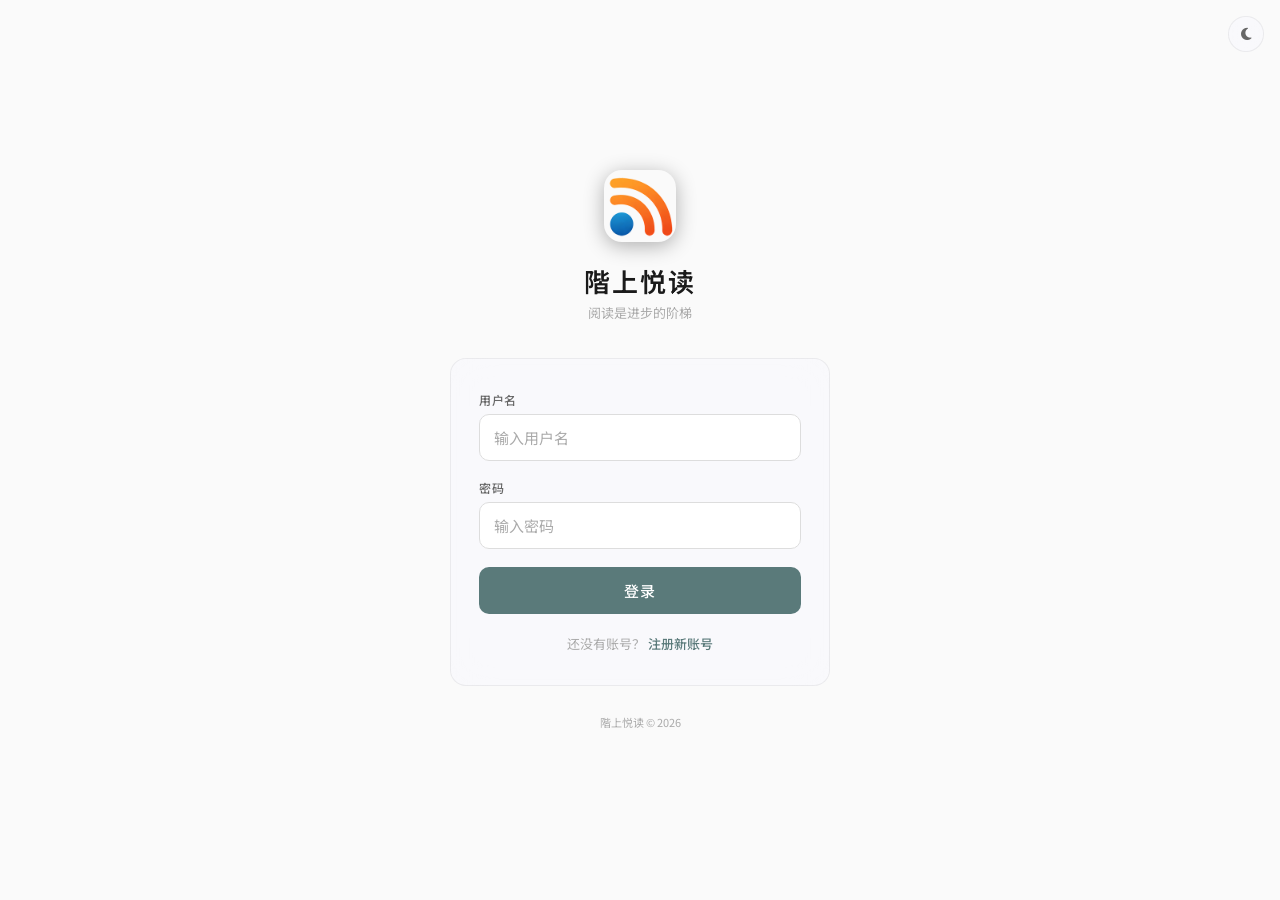
<file: templates/login.html>
<!DOCTYPE html>
<html lang="zh">
<head>
  <meta charset="UTF-8" />
  <meta name="viewport" content="width=device-width, initial-scale=1.0, viewport-fit=cover" />
  <meta name="apple-mobile-web-app-capable" content="yes" />
  <meta name="apple-mobile-web-app-status-bar-style" content="black-translucent" />
  <meta name="apple-mobile-web-app-title" content="階上悦读" />
  <title>登录 - 階上悦读</title>
  <link rel="stylesheet" href="/static/index.css?v=20" />
  <link rel="stylesheet" href="https://cdnjs.cloudflare.com/ajax/libs/font-awesome/6.5.1/css/all.min.css" integrity="sha512-DTOQO9RWCH3ppGqcWaEA1BIZOC6xxalwEsw9c2QQeAIftl+Vegovlnee1c9QX4TctnWMn13TZye+giMm8e2LwA==" crossorigin="anonymous" referrerpolicy="no-referrer" />
  <link rel="preconnect" href="https://fonts.googleapis.com" />
  <link rel="preconnect" href="https://fonts.gstatic.com" crossorigin />
  <link href="https://fonts.googleapis.com/css2?family=Noto+Sans+SC:wght@300;400;500;600;700&display=swap" rel="stylesheet" />
  <link rel="icon" type="image/x-icon" href="/static/favicon.ico" />
  <link rel="icon" type="image/png" sizes="32x32" href="/static/favicon.png" />
  <link rel="apple-touch-icon" href="/static/logo.png" />
<style>
    * { margin: 0; padding: 0; box-sizing: border-box; }
    body {
      font-family: 'Noto Sans SC', -apple-system, BlinkMacSystemFont, sans-serif;
      background: var(--bg);
      color: var(--text);
      min-height: 100dvh;
      display: flex;
      align-items: center;
      justify-content: center;
      padding: 20px;
    }
    .login-container {
      width: 100%;
      max-width: 380px;
      text-align: center;
    }
    .login-logo {
      width: 72px; height: 72px;
      border-radius: 18px;
      margin-bottom: 16px;
      box-shadow: 0 4px 20px rgba(0,0,0,0.3);
    }
    .login-title {
      font-size: 26px;
      font-weight: 600;
      color: var(--text);
      margin-bottom: 4px;
      letter-spacing: 2px;
    }
    .login-subtitle {
      font-size: 13px;
      color: var(--text3);
      margin-bottom: 36px;
    }
    .login-card {
      background: var(--glass-bg);
      border: 1px solid var(--glass-border);
      border-radius: 16px;
      padding: 32px 28px;
      backdrop-filter: blur(20px);
      -webkit-backdrop-filter: blur(20px);
    }
    .form-group {
      margin-bottom: 18px;
      text-align: left;
    }
    .form-group label {
      display: block;
      font-size: 12px;
      font-weight: 500;
      color: var(--text2);
      margin-bottom: 6px;
      letter-spacing: 0.5px;
    }
    .form-group input {
      width: 100%;
      padding: 12px 14px;
      border: 1px solid var(--border);
      border-radius: 10px;
      background: var(--surface);
      color: var(--text);
      font-size: 15px;
      font-family: inherit;
      outline: none;
      transition: border-color 0.2s, box-shadow 0.2s;
    }
    .form-group input:focus {
      border-color: var(--primary);
      box-shadow: 0 0 0 3px rgba(107,142,142,0.15);
    }
    .form-group input::placeholder {
      color: var(--text3);
    }
    .login-error {
      color: var(--danger);
      font-size: 13px;
      margin-bottom: 14px;
      display: none;
      text-align: left;
    }
    .login-error i { margin-right: 4px; }
    .btn-login {
      width: 100%;
      padding: 13px;
      border: none;
      border-radius: 10px;
      background: var(--primary);
      color: #fff;
      font-size: 15px;
      font-weight: 500;
      font-family: inherit;
      cursor: pointer;
      transition: opacity 0.2s, transform 0.1s;
      letter-spacing: 1px;
    }
    .btn-login:hover { opacity: 0.88; }
    .btn-login:active { transform: scale(0.98); }
    .btn-login:disabled { opacity: 0.5; cursor: not-allowed; }
    .switch-mode {
      margin-top: 20px;
      font-size: 13px;
      color: var(--text3);
    }
    .switch-mode a {
      color: var(--primary);
      text-decoration: none;
      cursor: pointer;
      font-weight: 500;
    }
    .switch-mode a:hover { text-decoration: underline; }
    .login-footer {
      margin-top: 28px;
      font-size: 11px;
      color: var(--text3);
    }
    @media (max-width: 480px) {
      .login-card { padding: 24px 20px; }
      .login-logo { width: 60px; height: 60px; }
      .login-title { font-size: 22px; }
    }
  
    /* 主题切换按钮 */
    .theme-toggle {
      position: fixed;
      top: 16px;
      right: 16px;
      width: 36px;
      height: 36px;
      border-radius: 50%;
      background: var(--glass-bg);
      border: 1px solid var(--glass-border);
      color: var(--text2);
      cursor: pointer;
      display: flex;
      align-items: center;
      justify-content: center;
      font-size: 14px;
      transition: all 0.2s;
      backdrop-filter: blur(10px);
      -webkit-backdrop-filter: blur(10px);
    }
    .theme-toggle:hover {
      background: var(--hover-bg);
      color: var(--text);
    }
</style>
</head>
<body>
  <div class="login-container">
    <img src="/static/logo.png" alt="" class="login-logo">
    <div class="login-title">階上悦读</div>
<div class="login-subtitle" id="subtitle">阅读是进步的阶梯</div>

    <div class="login-card">
      <form id="auth-form" autocomplete="on">
        <div class="form-group">
          <label for="username">用户名</label>
          <input id="username" type="text" name="username" placeholder="输入用户名" autocomplete="username" required />
        </div>
        <div class="form-group">
          <label for="password">密码</label>
          <input id="password" type="password" name="password" placeholder="输入密码" autocomplete="current-password" required />
        </div>
        <div id="confirm-group" class="form-group" style="display:none">
          <label for="confirm-password">确认密码</label>
          <input id="confirm-password" type="password" name="confirm-password" placeholder="再次输入密码" autocomplete="new-password" />
        </div>
        <div class="login-error" id="error-msg">
          <i class="fas fa-exclamation-circle"></i>
          <span id="error-text"></span>
        </div>
        <button type="submit" class="btn-login" id="btn-submit">登录</button>
      </form>
      <div class="switch-mode">
        <span id="switch-text">还没有账号？</span>
        <a id="switch-link">注册新账号</a>
      </div>
    </div>

    <div class="login-footer">階上悦读 &copy; 2026</div>
  </div>

  <script>
    let mode = 'login'; // 'login' | 'register'
    const form = document.getElementById('auth-form');
    const btnSubmit = document.getElementById('btn-submit');
    const switchLink = document.getElementById('switch-link');
    const switchText = document.getElementById('switch-text');
    const confirmGroup = document.getElementById('confirm-group');
    const errorEl = document.getElementById('error-msg');
    const errorText = document.getElementById('error-text');
    const subtitle = document.getElementById('subtitle');

    function showError(msg) {
      errorText.textContent = msg;
      errorEl.style.display = 'block';
    }
    function hideError() {
      errorEl.style.display = 'none';
    }
    function setMode(m) {
      mode = m;
      hideError();
      if (m === 'login') {
        btnSubmit.textContent = '登录';
        switchText.textContent = '还没有账号？';
        switchLink.textContent = '注册新账号';
        confirmGroup.style.display = 'none';
subtitle.textContent = '阅读是进步的阶梯';
        document.title = '登录 - 階上悦读';
      } else {
        btnSubmit.textContent = '注册';
        switchText.textContent = '已有账号？';
        switchLink.textContent = '去登录';
        confirmGroup.style.display = 'block';
        subtitle.textContent = '创建你的阅读空间';
        document.title = '注册 - 階上悦读';
      }
    }

    switchLink.addEventListener('click', () => setMode(mode === 'login' ? 'register' : 'login'));

    // Check if already logged in
    (function() {
      const apiKey = localStorage.getItem('rss_api_key');
      const username = localStorage.getItem('rss_username');
      if (apiKey && username) {
        window.location.href = '/';
      }
    })();

    form.addEventListener('submit', async (e) => {
      e.preventDefault();
      hideError();

      const username = document.getElementById('username').value.trim().toLowerCase();
      const password = document.getElementById('password').value;

      if (!username || !password) {
        showError('用户名和密码不能为空');
        return;
      }

      if (mode === 'register') {
        const confirm = document.getElementById('confirm-password').value;
        if (password !== confirm) {
          showError('两次密码不一致');
          return;
        }
        if (password.length < 4) {
          showError('密码至少 4 位');
          return;
        }
      }

      btnSubmit.disabled = true;
      btnSubmit.textContent = mode === 'login' ? '登录中...' : '注册中...';

      try {
        const endpoint = mode === 'login' ? '/api/auth/login' : '/api/auth/register';
        const res = await fetch(endpoint, {
          method: 'POST',
          headers: { 'Content-Type': 'application/json' },
          body: JSON.stringify({ username, password })
        });
        const data = await res.json();

        if (!res.ok) {
          showError(data.error || '操作失败');
          btnSubmit.disabled = false;
          btnSubmit.textContent = mode === 'login' ? '登录' : '注册';
          return;
        }

        localStorage.setItem('rss_api_key', data.api_key);
        localStorage.setItem('rss_username', username);

        // Redirect to main page
        window.location.href = '/';
      } catch (err) {
        showError('网络错误，请稍后重试');
        btnSubmit.disabled = false;
        btnSubmit.textContent = mode === 'login' ? '登录' : '注册';
      }
    });

    // Enter key on confirm-password triggers submit
    document.getElementById('confirm-password').addEventListener('keydown', (e) => {
      if (e.key === 'Enter') form.dispatchEvent(new Event('submit'));
    });
  </script>

  <button class="theme-toggle" id="theme-btn" title="切换主题">
    <i class="fas fa-sun"></i>
  </button>

  <script>
    // 主题切换
    function applyTheme() {
      const theme = localStorage.getItem("rss_theme") || "dark";
      document.documentElement.classList.remove("light", "dark");
      document.documentElement.classList.add(theme);
      const btn = document.getElementById("theme-btn");
      if (btn) {
        btn.innerHTML = theme === "dark" 
          ? '<i class="fas fa-sun"></i>' 
          : '<i class="fas fa-moon"></i>';
      }
    }
    applyTheme();

    document.getElementById("theme-btn").addEventListener("click", () => {
      const cur = localStorage.getItem("rss_theme") || "dark";
      localStorage.setItem("rss_theme", cur === "dark" ? "light" : "dark");
      applyTheme();
    });
  </script>
</body>
</html>
</file>
<file: static/index.css>
/* ============================================================
   RSS Reader — 日系简约 黑白灰 + 全液态玻璃 + 明快色彩
   ============================================================ */

/* ── 主题变量（深色为默认） ── */
:root {
  --bg:        #111;
  --surface:   #1a1a1a;
  --surface2:  #222;
  --surface3:  #2e2e2e;
  --border:    #2a2a2a;
  --accent:    #888;
  --accent2:   #666;
  --text:      #e0e0e0;
  --text2:     #999;
  --text3:     #5a5a5a;
  --danger:    #a06060;
  --success:   #6a9a6a;
  --star:      #c8a84c;
  --primary:   #6b8e8e;
  --radius:    6px;
  --sidebar-w: 280px;

  /* 色彩系统 */
  --color-all:    #7eb8da;
  --color-star:   #e8b84b;
  --color-note:   #b39ddb;
  --color-unread: #f0937e;

  /* 玻璃质感 */
  --glass-bg:       rgba(24, 24, 28, 0.72);
  --glass-border:   rgba(255, 255, 255, 0.06);
  --glass-highlight: rgba(255, 255, 255, 0.03);

  --modal-glass-bg:       rgba(24, 24, 28, 0.85);
  --modal-glass-border:   rgba(255, 255, 255, 0.08);
  --modal-glass-highlight: rgba(255, 255, 255, 0.04);
  
  --topbar-glass-bg:       rgba(24, 24, 28, 0.65);
  --topbar-glass-border:   rgba(255, 255, 255, 0.05);
}

:root.light {
  --bg:        #fafafa;
  --surface:   #fff;
  --surface2:  #f2f2f2;
  --surface3:  #e6e6e6;
  --border:    #ddd;
  --accent:    #555;
  --accent2:   #888;
  --text:      #1a1a1a;
  --text2:     #666;
  --text3:     #aaa;
  --danger:    #b05050;
  --success:   #5a8a5a;
  --star:      #a8882c;
  --primary:   #5a7a7a;

  --color-all:    #5a9cc8;
  --color-star:   #d4972c;
  --color-note:   #8b7db5;
  --color-unread: #e07a60;

  --glass-bg:       rgba(248, 248, 252, 0.68);
  --glass-border:   rgba(0, 0, 0, 0.06);
  --glass-highlight: rgba(255, 255, 255, 0.55);

  --modal-glass-bg:       rgba(248, 248, 252, 0.80);
  --modal-glass-border:   rgba(0, 0, 0, 0.08);
  --modal-glass-highlight: rgba(255, 255, 255, 0.50);
  
  --topbar-glass-bg:       rgba(248, 248, 252, 0.60);
  --topbar-glass-border:   rgba(0, 0, 0, 0.05);
}

* { box-sizing: border-box; margin: 0; padding: 0; }

body {
  font-family: "Noto Sans SC", -apple-system, "PingFang SC", "Hiragino Sans GB", "Microsoft YaHei", sans-serif;
  background: var(--bg);
  color: var(--text);
  height: 100vh;
  overflow: hidden;
  font-size: 14px;
  -webkit-font-smoothing: antialiased;
  transition: background .3s, color .3s;
  /* iOS 安全区域（只用 env，防止重复叠加） */
  padding-top: env(safe-area-inset-top, 20px);
}

/* ── Layout ── */
#app { display: flex; height: 100vh; }

/* ============================================================
   Sidebar — 液态玻璃 + 彩色标签
   ============================================================ */
#sidebar {
  width: var(--sidebar-w);
  min-width: var(--sidebar-w);
  background: var(--glass-bg);
  backdrop-filter: blur(32px) saturate(180%);
  -webkit-backdrop-filter: blur(32px) saturate(180%);
  border-right: 1px solid var(--glass-border);
  box-shadow: 1px 0 24px rgba(0, 0, 0, 0.06);
  display: flex;
  flex-direction: column;
  overflow: hidden;
  transition: background 0.4s, border-color 0.4s, box-shadow 0.4s;
  position: relative;
  /* iOS 安全区域 */
  padding-top: env(safe-area-inset-top);
}

#sidebar::before {
  content: "";
  position: absolute;
  top: -60px;
  left: 50%;
  transform: translateX(-50%);
  width: 200%;
  height: 180px;
  background: radial-gradient(ellipse at 50% 0%,
      var(--glass-highlight) 0%,
      transparent 70%);
  pointer-events: none;
  z-index: 0;
}

#sidebar-header {
  height: 48px;
  padding: 0 16px;
  border-bottom: 1px solid var(--glass-border);
  display: flex;
  align-items: center;
  justify-content: space-between;
  position: relative;
  z-index: 1;
  flex-shrink: 0;
}

#sidebar-header h2 {
  font-size: 15px;
  font-weight: 500;
  color: var(--text);
  letter-spacing: .5px;
  display: flex;
  align-items: center;
  gap: 8px;
  line-height: 1;
}
.site-logo {
  width: 24px;
  height: 24px;
  border-radius: 4px;
  object-fit: contain;
}

#feed-list {
  flex: 1;
  overflow-y: auto;
  padding: 6px 0;
  position: relative;
  z-index: 1;
}
#feed-list::-webkit-scrollbar { width: 3px; }
#feed-list::-webkit-scrollbar-thumb { background: rgba(128,128,128,0.2); border-radius: 2px; }

#sidebar-footer {
  padding: 10px 16px;
  border-top: 1px solid var(--glass-border);
  display: flex;
  align-items: center;
  justify-content: space-between;
  gap: 8px;
  position: relative;
  z-index: 1;
}

#user-info {
  font-size: 12px;
  color: var(--text3);
  flex: 1;
  min-width: 0;
  white-space: nowrap;
  overflow: hidden;
  text-overflow: ellipsis;
  cursor: pointer;
  display: flex;
  align-items: center;
  gap: 6px;
  padding: 4px 6px;
  border-radius: 8px;
  transition: background 0.15s;
}
#user-info:hover { background: var(--surface2); }

.user-avatar {
  display: inline-flex;
  align-items: center;
  justify-content: center;
  width: 28px;
  height: 28px;
  border-radius: 50%;
  background: var(--primary);
  color: #fff;
  font-size: 12px;
  font-weight: 600;
  flex-shrink: 0;
}

#sidebar-footer button {
  background: none;
  border: none;
  cursor: pointer;
  font-size: 14px;
  padding: 4px 6px;
  border-radius: 4px;
  color: var(--text3);
  transition: background .15s, color .15s;
  line-height: 1;
}
#sidebar-footer button:hover { background: rgba(128,128,128,0.08); color: var(--text2); }
#theme-btn:hover { color: var(--color-star) !important; }

.group-header {
  display: flex;
  align-items: center;
  padding: 8px 16px 4px;
  font-size: 11px;
  font-weight: 500;
  color: var(--text3);
  text-transform: uppercase;
  letter-spacing: .5px;
  cursor: pointer;
  user-select: none;
  gap: 4px;
  position: relative;
  z-index: 1;
}
.group-header:hover { color: var(--text2); }
.group-header .group-arrow { font-size: 10px; transition: transform .15s, color .2s; color: var(--text3); }
.group-header.collapsed .group-arrow { transform: rotate(-90deg); }
.group-header:hover .group-arrow { color: var(--color-all); }
.group-feeds { overflow: hidden; }
.group-feeds.collapsed { display: none; }

.feed-item {
  display: flex;
  align-items: center;
  gap: 10px;
  padding: 7px 16px;
  cursor: pointer;
  transition: background .15s, border-color .15s;
  border-left: 3px solid transparent;
}
.feed-item:hover { background: rgba(255,255,255,0.05); }
.feed-item.active { background: rgba(255,255,255,0.08); border-left-color: var(--text3); }

.feed-item.all-feeds.active {
  border-left-color: var(--color-all);
  background: rgba(126, 184, 218, 0.06);
}
.feed-item.starred-feed.active {
  border-left-color: var(--color-star);
  background: rgba(232, 184, 75, 0.06);
}
.feed-item.notes-feed.active {
  border-left-color: var(--color-note);
  background: rgba(179, 157, 219, 0.06);
}

.favicon-wrap {
  display: flex;
  align-items: center;
  justify-content: center;
  width: 22px;
  height: 22px;
  flex-shrink: 0;
}
.favicon-wrap img {
  width: 22px;
  height: 22px;
  border-radius: 4px;
  object-fit: contain;
  background: var(--surface2);
}
/* 特殊入口（全部/收藏/笔记）使用 placeholder 结构 */
.favicon-wrap .favicon-placeholder {
  width: 22px;
  height: 22px;
  border-radius: 4px;
  background: var(--surface3);
  display: flex;
  align-items: center;
  justify-content: center;
  font-size: 10px;
  color: var(--text3);
}

.feed-info { flex: 1; min-width: 0; }
.feed-name {
  flex: 1;
  font-size: 13px;
  color: var(--text);
  font-weight: 400;
  white-space: nowrap;
  overflow: hidden;
  text-overflow: ellipsis;
}

/* 未读徽章 */
.feed-unread {
  font-size: 11px;
  font-weight: 600;
  color: var(--color-unread);
  background: rgba(240, 147, 126, 0.15);
  border-radius: 10px;
  padding: 2px 8px;
  min-width: 22px;
  text-align: center;
  flex-shrink: 0;
  transition: background 0.2s, color 0.2s;
}
:root.light .feed-unread { background: rgba(224, 122, 96, 0.14); }
.feed-item:hover .feed-unread { background: rgba(240, 147, 126, 0.25); }

/* 特殊标签图标 */
.feed-item.all-feeds .favicon-placeholder,
.feed-item.starred-feed .favicon-placeholder,
.feed-item.notes-feed .favicon-placeholder {
  color: #fff;
  font-size: 9px;
  border-radius: 6px;
  transition: transform 0.2s, box-shadow 0.2s;
}
.feed-item.all-feeds .favicon-placeholder {
  background: var(--color-all);
  box-shadow: 0 2px 8px rgba(126,184,218,0.25);
}
.feed-item.all-feeds:hover .favicon-placeholder {
  transform: scale(1.08);
  box-shadow: 0 4px 14px rgba(126,184,218,0.35);
}
.feed-item.starred-feed .favicon-placeholder {
  background: var(--color-star);
  box-shadow: 0 2px 8px rgba(232,184,75,0.25);
}
.feed-item.starred-feed:hover .favicon-placeholder {
  transform: scale(1.08);
  box-shadow: 0 4px 14px rgba(232,184,75,0.35);
}
.feed-item.notes-feed .favicon-placeholder {
  background: var(--color-note);
  box-shadow: 0 2px 8px rgba(179,157,219,0.25);
}
.feed-item.notes-feed:hover .favicon-placeholder {
  transform: scale(1.08);
  box-shadow: 0 4px 14px rgba(179,157,219,0.35);
}

/* ============================================================
   Main & Topbar — 玻璃质感
   ============================================================ */
#main {
  flex: 1;
  display: flex;
  flex-direction: column;
  overflow: hidden;
  min-width: 0;
  position: relative;
}

#topbar {
  height: 48px;
  border-bottom: 1px solid var(--topbar-glass-border);
  display: flex;
  align-items: center;
  gap: 10px;
  padding: 0 16px;
  background: var(--topbar-glass-bg);
  backdrop-filter: blur(18px) saturate(160%);
  -webkit-backdrop-filter: blur(18px) saturate(160%);
  transition: background .3s, border-color .3s;
  position: relative;
  z-index: 10;
}

#topbar-title {
  font-size: 15px;
  font-weight: 500;
  color: var(--text);
  flex: 1;
  white-space: nowrap;
  overflow: hidden;
  text-overflow: ellipsis;
}
#podcast-btn {
  display: flex;
  align-items: center;
  justify-content: center;
  width: 28px;
  height: 28px;
  background: rgba(128,128,128,0.08);
  border: 1px solid var(--glass-border);
  border-radius: 50%;
  color: var(--text2);
  font-size: 13px;
  text-decoration: none;
  flex-shrink: 0;
  transition: all .2s;
  margin: 0 4px;
}
#podcast-btn:hover {
  border-color: var(--primary);
  color: var(--primary);
  background: rgba(var(--primary-rgb, 59,130,246), 0.08);
}
#topbar-center { display: flex; gap: 6px; align-items: center; }

#menu-btn {
  display: flex;
  align-items: center;
  justify-content: center;
  width: 32px;
  height: 32px;
  background: transparent;
  border: none;
  outline: none;
  color: var(--text2);
  font-size: 16px;
  cursor: pointer;
  border-radius: 6px;
  flex-shrink: 0;
  transition: all 0.25s ease;
}

#menu-btn:hover {
  background: rgba(128, 128, 128, 0.08);
  color: var(--text);
}

#menu-btn i {
  transition: color 0.25s ease;
}

#plus-btn {
  background: rgba(128,128,128,0.08);
  border: 1px solid var(--glass-border);
  color: var(--text3);
  width: 28px;
  height: 28px;
  border-radius: 50%;
  cursor: pointer;
  font-size: 12px;
  display: flex;
  align-items: center;
  justify-content: center;
  transition: all .25s;
  flex-shrink: 0;
}
#plus-btn:hover {
  border-color: var(--color-all);
  color: var(--color-all);
  background: rgba(126,184,218,0.1);
}

#search-box {
  display: flex;
  align-items: center;
  background: rgba(128,128,128,0.08);
  border: 1px solid var(--glass-border);
  border-radius: 20px;
  padding: 0 12px;
  gap: 6px;
  height: 30px;
  transition: border-color .2s, background .2s;
  backdrop-filter: blur(4px);
}
#search-box:focus-within { border-color: var(--text3); background: rgba(128,128,128,0.12); }
#search-box svg { color: var(--text3); flex-shrink: 0; }
#search-box input {
  background: none;
  border: none;
  outline: none;
  color: var(--text);
  font-size: 13px;
  width: 140px;
}
#search-box input::placeholder { color: var(--text3); }

#view-toggle {
  display: flex;
  background: rgba(128,128,128,0.06);
  border: 1px solid var(--glass-border);
  border-radius: 4px;
  overflow: hidden;
}
.view-btn {
  padding: 4px 8px;
  background: none;
  border: none;
  cursor: pointer;
  font-size: 12px;
  color: var(--text3);
  transition: all .15s;
}
.view-btn.active { background: rgba(128,128,128,0.2); color: var(--text); }
.view-btn:hover:not(.active) { color: var(--text); }

#refresh-btn, #mark-read-btn {
  background: rgba(128,128,128,0.08);
  border: 1px solid var(--glass-border);
  color: var(--text2);
  width: 32px;
  height: 32px;
  border-radius: 50%;
  cursor: pointer;
  font-size: 13px;
  display: flex;
  align-items: center;
  justify-content: center;
  transition: all .2s;
  flex-shrink: 0;
  backdrop-filter: blur(4px);
}
#refresh-btn:hover, #mark-read-btn:hover {
  border-color: var(--text3);
  color: var(--text);
  background: rgba(128,128,128,0.15);
}

#topbar-favicon .favicon-wrap { width: 18px; height: 18px; }
#topbar-favicon .favicon-wrap img,
#topbar-favicon .favicon-wrap .favicon-placeholder { width: 18px; height: 18px; border-radius: 3px; font-size: 9px; }

#topbar-title-input {
  font-size: 15px;
  font-weight: 500;
  color: var(--text);
  background: var(--surface2);
  border: 1px solid var(--text3);
  border-radius: 4px;
  padding: 2px 8px;
  outline: none;
  flex: 1;
  min-width: 0;
}

/* ============================================================
   Content Area
   ============================================================ */
#content {
  flex: 1;
  overflow-y: auto;
  padding: 16px;
  background: var(--bg);
}
#content::-webkit-scrollbar { width: 4px; }
#content::-webkit-scrollbar-thumb { background: var(--border); border-radius: 2px; }
:root.light #content { background: #fff; }
:root.dark #content { background: #1a1a1a; }

#content.view-grid {
  display: grid;
  grid-template-columns: repeat(auto-fill, minmax(300px, 1fr));
  gap: 10px;
  align-content: start;
}
#content.view-list { display: flex; flex-direction: column; gap: 1px; }

/* ============================================================
   Cards
   ============================================================ */
.card {
  background: var(--surface);
  border: 1px solid var(--border);
  border-radius: var(--radius);
  padding: 14px 16px;
  cursor: pointer;
  transition: border-color .2s;
  display: flex;
  flex-direction: column;
  gap: 8px;
}
.card:hover { border-color: var(--text3); }
.card.read { opacity: .45; }

.card-header { display: flex; align-items: flex-start; gap: 8px; }
.card .favicon-wrap { width: 16px; height: 16px; }
.card .favicon-wrap img,
.card .favicon-wrap .favicon-placeholder { width: 16px; height: 16px; border-radius: 3px; font-size: 8px; }

.card-meta { flex: 1; min-width: 0; }
.card-feed-title { font-size: 12px; color: var(--text3); white-space: nowrap; overflow: hidden; text-overflow: ellipsis; }
.card-date { font-size: 12px; color: var(--text3); flex-shrink: 0; min-width: 60px; text-align: right; white-space: nowrap; }

.card-title {
  font-size: 15px; font-weight: 500; color: var(--text); line-height: 1.5;
  display: -webkit-box; -webkit-line-clamp: 2; -webkit-box-orient: vertical; overflow: hidden;
}
.card-title.unread { font-weight: 600; }

.card-summary {
  font-size: 14px; color: var(--text2); line-height: 1.5;
  display: -webkit-box; -webkit-line-clamp: 3; -webkit-box-orient: vertical; overflow: hidden;
}

/* ============================================================
   List Items
   ============================================================ */
.list-item {
  background: var(--surface);
  border: 1px solid transparent;
  border-radius: var(--radius);
  padding: 10px 14px;
  cursor: pointer;
  transition: border-color .2s, background .2s;
  display: flex;
  align-items: center;
  gap: 10px;
}
.list-item:hover { background: var(--surface2); border-color: var(--border); }
.list-item.read { opacity: .45; }

.list-item .favicon-wrap { width: 16px; height: 16px; }
.list-item .favicon-wrap img,
.list-item .favicon-wrap .favicon-placeholder { width: 16px; height: 16px; border-radius: 3px; font-size: 8px; }

.list-item-title {
  flex: 1; min-width: 0; font-size: 14px; font-weight: 400; color: var(--text);
  white-space: nowrap; overflow: hidden; text-overflow: ellipsis;
}
.list-item-title.unread { font-weight: 500; }
.list-item-feed { font-size: 12px; color: var(--text3); flex-shrink: 0; max-width: 100px; white-space: nowrap; overflow: hidden; text-overflow: ellipsis; }
.list-item-date { font-size: 12px; color: var(--text3); flex-shrink: 0; min-width: 60px; text-align: right; }
.list-item-meta { display: flex; flex-shrink: 0; gap: 8px; align-items: center; }

/* ── Audio play button (starred list) ── */
.audio-btn { display: inline-flex; align-items: center; justify-content: center; width: 24px; height: 24px; border-radius: 4px; cursor: pointer; font-size: 12px; flex-shrink: 0; margin-right: 4px; transition: background 0.15s, color 0.15s; }
.audio-ready { color: var(--text2); }
.audio-ready:hover { background: var(--surface2); color: var(--accent); }
.audio-loading { color: var(--text3); cursor: default; }
.audio-error { color: #e74c3c; cursor: pointer; }
.audio-error:hover { background: rgba(231,76,60,0.1); }
.audio-btn.playing { color: var(--accent); }

/* ============================================================
   Detail Area
   ============================================================ */
#item-detail {
  display: none;
  flex: 1;
  overflow-y: auto;
  padding: 12px;
  background: var(--bg);
  transition: background .3s;
  position: relative;
}
#item-detail::-webkit-scrollbar { width: 4px; }
#item-detail::-webkit-scrollbar-thumb { background: var(--border); border-radius: 2px; }

#detail-wrapper { max-width: 840px; width: 100%; margin: 0 auto; }

/* 悬浮磨砂玻璃工具栏 */
#floating-toolbar {
  display: none;
  position: absolute;
  bottom: 24px;
  left: 50%;
  transform: translateX(-50%);
  align-items: center;
  gap: 12px;
  padding: 8px 16px;
  background: var(--modal-glass-bg);
  backdrop-filter: blur(24px) saturate(180%);
  -webkit-backdrop-filter: blur(24px) saturate(180%);
  border-radius: 100px;
  border: 1px solid var(--modal-glass-border);
  box-shadow: 0 2px 16px rgba(0,0,0,.2);
  z-index: 999;
  width: min(360px, calc(100% - 32px));
  justify-content: center;
  transition: transform 0.3s ease, opacity 0.3s ease;
}
#floating-toolbar.toolbar-hidden {
  transform: translateX(-50%) translateY(calc(100% + 50px));
  opacity: 0;
  pointer-events: none;
}
:root.light #floating-toolbar { background: var(--modal-glass-bg); }

#floating-toolbar button {
  width: 36px; height: 36px; border-radius: 50%;
  border: none; background: transparent;
  color: var(--text2); font-size: 14px;
  cursor: pointer; display: flex; align-items: center; justify-content: center;
  transition: background .15s, color .15s;
}
#floating-toolbar button:hover { background: rgba(255,255,255,0.1); color: var(--text); }
:root.light #floating-toolbar button:hover { background: rgba(0,0,0,0.06); }
#floating-toolbar button.starred { color: var(--star); }
#floating-toolbar button.active { color: var(--primary); }
#floating-toolbar button:disabled { opacity: .25; cursor: default; }
.toolbar-divider {
  width: 1px; height: 24px; background: rgba(255,255,255,0.12); margin: 0 8px;
}
:root.light .toolbar-divider { background: rgba(0,0,0,0.1); }

/* ── 文章元信息与内容样式 ── */
#detail-meta {
  display: flex;
  align-items: center;
  gap: 8px;
  margin-bottom: 14px;
  font-size: 12px;
  color: var(--text3);
  flex-wrap: wrap;
}
#detail-meta a, #detail-content a { color: var(--accent); text-decoration: none; }

#detail-meta .favicon-wrap { width: 16px; height: 16px; flex-shrink: 0; }
#detail-meta .favicon-wrap img,
#detail-meta .favicon-wrap .favicon-placeholder { width: 16px; height: 16px; border-radius: 3px; font-size: 8px; }

#detail-title {
  font-size: 22px;
  font-weight: 600;
  color: var(--text);
  line-height: 1.4;
  margin: 0;
  display: inline;
  word-break: break-word;
}
#detail-title .title-link {
  color: inherit;
  text-decoration: none;
}
#detail-title .title-link:hover {
  text-decoration: none;
}

#detail-content {
  font-size: 16px;
  line-height: 1.75em;
  color: var(--text2);
  word-wrap: break-word;
  padding-bottom: 80px; /* 为悬浮工具栏留白 */
}

#detail-content img {
  max-width: 100%;
  height: auto;
  border-radius: 5px;
  margin: 16px 0;
  display: block;
  box-shadow: 0 1px 3px 0 rgb(0 0 0 / .1), 0 1px 2px -1px rgb(0 0 0 / .1);
}

#detail-content a.doubanlink { color:#4caf50;}

#detail-content video {
  max-width: 100%;
  width: 100%;
  height: auto;
  border-radius: 12px;
  margin: 24px 0;
  display: block;
  background: #000;
  box-shadow:
    0 8px 24px -4px rgb(0 0 0 / .18),
    0 0 0 1px rgb(255 255 255 / .05);
  outline: none;
}
#detail-content video:focus-visible {
  box-shadow:
    0 8px 24px -4px rgb(0 0 0 / .18),
    0 0 0 2px var(--accent);
}

#detail-content blockquote {
  margin: 1rem 0;
  padding: 1em 1rem 1rem 3rem;
  border-left: none;
  background-color: #f4f4f4;
  border-radius: 8px;
  font-style: normal;
  color: #4b5563;
  line-height: 1.7;
  position: relative;
}
#detail-content blockquote p::before,
#detail-content blockquote p::after {
  content: "" !important;
}
#detail-content blockquote::before {
  content: "\201C";
  position: absolute;
  top: 1rem;
  left: 0.8rem;
  font-family: Georgia, serif;
  font-size: 3rem;
  line-height: 1;
  color: #3eaf7c;
  font-weight: bold;
  opacity: 0.4;
  z-index: 0;
}
#detail-content blockquote p {
  position: relative;
  z-index: 1;
  font-style: normal;
  font-weight: 400;
  color: #888;
  margin: 0;
}
:root.light #detail-content blockquote {
  background-color: #f4f4f4;
  color: #4b5563;
}
:root.light #detail-content blockquote p { color: #888; }
:root.light #detail-content blockquote::before { color: #3eaf7c; opacity: 0.4; }
:root:not(.light) #detail-content blockquote {
  background-color: #1f1f1f;
  color: #a3a3a3;
}
:root:not(.light) #detail-content blockquote p { color: #a3a3a3; }
:root:not(.light) #detail-content blockquote::before { opacity: 0.6; }

#detail-content h1 { font-size: 22px; margin: 24px 0 12px; font-weight: 600; color: var(--text); }
#detail-content h2 { font-size: 20px; margin: 20px 0 10px; font-weight: 500; color: var(--text); }
#detail-content h3 { font-size: 18px; margin: 16px 0 8px; font-weight: 500; color: var(--text); }
#detail-content p { margin-bottom: 14px; }
#detail-content hr{border:none;border-bottom:1px dashed;color:var(--text3);margin:2em 0;}
#detail-content ul,
#detail-content ol {
  margin: 0 0 16px 0;
  padding-left: 24px;
}
#detail-content li {
  margin-bottom: 6px;
  line-height: 1.75em;
}
#detail-content li::marker { color: var(--text3); }

#detail-content table {
  width: 100%;
  border-collapse: collapse;
  margin: 16px 0;
  font-size: 14px;
  line-height: 1.6;
  border-radius: 8px;
  overflow: hidden;
  box-shadow: 0 1px 3px rgb(0 0 0 / .08);
}
#detail-content thead { border-bottom: 2px solid var(--border); }
#detail-content th {
  font-weight: 600;
  color: var(--text);
  text-align: left;
  padding: 10px 14px;
  background: var(--surface);
  white-space: nowrap;
}
#detail-content td {
  padding: 10px 14px;
  border-bottom: 1px solid var(--border);
  color: var(--text2);
  vertical-align: top;
}
#detail-content tbody tr:nth-child(even) { background: var(--surface2); }
#detail-content tbody tr:nth-child(odd)  { background: transparent; }
#detail-content tbody tr:hover { background: var(--surface3); }
#detail-content tbody tr:last-child td { border-bottom: none; }

#detail-content pre, #detail-content code {
  background: var(--surface);
  border-radius: 4px;
  font-size: 13px;
}
#detail-content code { padding: 2px 6px; }
#detail-content pre { padding: 14px; overflow-x: auto; }

/* 自定义音频播放器 */
#detail-content audio { display: none; }
.audio-player {
  margin: 16px 0;
  padding: 14px 16px;
  background: var(--surface);
  border: 1px solid var(--border);
  border-radius: 10px;
  display: flex;
  align-items: center;
  gap: 12px;
}
.audio-player .ap-play {
  width: 36px; height: 36px;
  border-radius: 50%;
  border: none;
  background: var(--text);
  color: var(--bg);
  cursor: pointer;
  display: flex;
  align-items: center;
  justify-content: center;
  flex-shrink: 0;
  font-size: 14px;
  transition: opacity .15s;
}
.audio-player .ap-play:hover { opacity: .8; }
.audio-player .ap-body { flex: 1; min-width: 0; display: flex; flex-direction: column; gap: 6px; }
.audio-player .ap-bar {
  width: 100%; height: 4px;
  background: var(--border);
  border-radius: 2px;
  cursor: pointer;
  position: relative;
  overflow: hidden;
}
.audio-player .ap-bar-fill {
  height: 100%;
  background: var(--text3);
  border-radius: 2px;
  width: 0%;
  transition: width .1s linear;
}
.audio-player .ap-time {
  display: flex; justify-content: space-between;
  font-size: 11px; color: var(--text3);
  font-variant-numeric: tabular-nums;
}

::selection { background: var(--text3); color: var(--bg); }

/* ── 笔记与批注样式 ── */
.note-highlight {
  margin-top: 20px;
  padding: 12px 14px;
  background: var(--surface2);
  border-radius: 6px;
  font-size: 14px;
  line-height: 1.6;
  color: var(--text2);
  border-left: 3px solid var(--color-note);
}
.note-highlight i { margin-right: 8px; color: var(--color-note); }

mark.annotation {
  background: linear-gradient(120deg, rgba(107,142,142,0.15) 0%, rgba(107,142,142,0.25) 100%);
  color: inherit;
  padding: 2px 4px;
  border-radius: 3px;
  cursor: pointer;
  text-decoration: underline;
  text-decoration-color: var(--primary);
  text-underline-offset: 3px;
  position: relative;
}
mark.annotation:hover {
  background: linear-gradient(120deg, rgba(107,142,142,0.3) 0%, rgba(107,142,142,0.4) 100%);
}
/* 跨段落时同一处批注会被拆成多个 mark，去掉相邻段之间多余的内边距，视觉上连成一片 */
mark.annotation + mark.annotation {
  padding-left: 0;
}
mark.annotation::after {
  content: attr(data-note);
  position: absolute;
  left: 0;
  top: 100%;
  margin-top: 6px;
  padding: 8px 12px;
  background: var(--surface);
  border: 1px solid var(--border);
  border-radius: 6px;
  font-size: 13px;
  line-height: 1.5;
  color: var(--text);
  white-space: pre-wrap;
  /* mark 是 inline 且 position:relative，气泡的包含块是它最后一行那段窄盒子，
     不给 width 就会按那几字宽去收缩换行（几个字被拆成好几行）。max-content 让它
     先按不换行的整行宽度撑开，再由 max-width 兜住超长批注。 */
  width: max-content;
  max-width: min(300px, calc(100vw - 40px));
  box-shadow: 0 4px 16px rgba(0,0,0,.2);
  z-index: 100;
  opacity: 0;
  pointer-events: none;
  transition: opacity .15s;
}
mark.annotation:hover::after { opacity: 1; }

.annotation-ref {
  font-size: 0.75em;
  color: var(--primary);
  margin-left: 2px;
  font-weight: 600;
  cursor: pointer;
}

.article-notes {
  margin-top: 32px;
  padding-top: 20px;
  border-top: 1px solid var(--border);
}
.notes-title {
  font-size: 14px;
  font-weight: 600;
  color: var(--text2);
  margin-bottom: 12px;
  display: flex;
  align-items: center;
  gap: 8px;
}
.notes-title i { color: var(--color-note); }

.note-item {
  display: flex;
  align-items: flex-start;
  gap: 8px;
  padding: 10px 12px;
  background: var(--surface2);
  border-radius: 6px;
  margin-bottom: 8px;
  font-size: 14px;
  line-height: 1.6;
}
.note-num {
  color: var(--color-note);
  font-weight: 600;
  flex-shrink: 0;
}
.note-text { color: var(--text); flex: 1; }
.note-back {
  color: var(--text3);
  text-decoration: none;
  flex-shrink: 0;
  font-size: 12px;
}
.note-back:hover { color: var(--primary); }
.note-delete {
  background: none;
  border: none;
  color: var(--text3);
  cursor: pointer;
  font-size: 14px;
  padding: 0 4px;
  opacity: 0.4;
  transition: opacity 0.15s;
}
.note-delete:hover { opacity: 1; color: #c00; }

/* ── Empty State ── */
#empty-state {
  display: flex;
  flex-direction: column;
  align-items: center;
  justify-content: center;
  padding: 80px 20px;
  color: var(--text3);
}
#empty-state .icon { font-size: 28px; margin-bottom: 16px; color: var(--text3); opacity: .4; }
#empty-state h3 { font-size: 14px; color: var(--text2); margin-bottom: 8px; font-weight: 400; }
#empty-state p { font-size: 13px; }

/* ============================================================
   弹窗 — 彩色液态玻璃
   ============================================================ */
.modal-overlay {
  display: none;
  position: fixed;
  inset: 0;
  background: rgba(0,0,0,0.25);
  backdrop-filter: blur(6px);
  -webkit-backdrop-filter: blur(6px);
  z-index: 200;
  align-items: center;
  justify-content: center;
}
.modal-overlay.visible { display: flex; }

.modal-box {
  background: var(--modal-glass-bg);
  backdrop-filter: blur(28px) saturate(180%);
  -webkit-backdrop-filter: blur(28px) saturate(180%);
  border: 1px solid var(--modal-glass-border);
  border-radius: 12px;
  padding: 24px;
  width: 400px;
  max-width: 90vw;
  box-shadow: 0 8px 32px rgba(0, 0, 0, 0.18);
  position: relative;
  transition: background 0.3s, border-color 0.3s;
}

/* 弹窗顶部微光 */
.modal-box::before {
  content: "";
  position: absolute;
  top: 0;
  left: 50%;
  transform: translateX(-50%);
  width: 60%;
  height: 1px;
  background: linear-gradient(90deg, transparent, var(--modal-glass-highlight), transparent);
  opacity: 0.8;
}

.modal-box h3 { font-size: 14px; margin-bottom: 16px; color: var(--text); font-weight: 500; }

.modal-tabs {
  display: flex;
  gap: 0;
  margin-bottom: 16px;
  border-bottom: 1px solid rgba(128,128,128,0.15);
}
.modal-tab {
  flex: 1;
  padding: 8px 0;
  background: none;
  border: none;
  border-bottom: 2px solid transparent;
  color: var(--text3);
  font-size: 13px;
  cursor: pointer;
  transition: all .2s;
}
.modal-tab.active {
  color: var(--text);
  border-bottom-color: var(--color-all);
}
.modal-tab:hover:not(.active) { color: var(--text2); }

.modal-tab-content { display: none; }
.modal-tab-content.active { display: block; }

.modal-box label { display: block; font-size: 12px; color: var(--text3); margin-bottom: 6px; }
.modal-box input, .modal-box select, .modal-box textarea {
  width: 100%;
  padding: 8px 10px;
  background: rgba(128,128,128,0.08);
  border: 1px solid var(--modal-glass-border);
  border-radius: 6px;
  color: var(--text);
  font-size: 13px;
  outline: none;
  margin-bottom: 12px;
  transition: border-color .2s, background .2s;
  backdrop-filter: blur(4px);
}
.modal-box input:focus, .modal-box select:focus, .modal-box textarea:focus {
  border-color: var(--color-all);
  background: rgba(128,128,128,0.12);
}
.modal-box select {
  cursor: pointer;
  appearance: none;
  background-image: url("data:image/svg+xml,%3Csvg xmlns='http://www.w3.org/2000/svg' width='12' height='12' viewBox='0 0 24 24' fill='none' stroke='%23999' stroke-width='2'%3E%3Cpath d='m6 9 6 6 6-6'/%3E%3C/svg%3E");
  background-repeat: no-repeat;
  background-position: right 10px center;
  padding-right: 32px;
}

.modal-actions { display: flex; gap: 8px; justify-content: flex-end; }
.modal-actions button {
  padding: 7px 16px;
  border-radius: 6px;
  font-size: 13px;
  cursor: pointer;
  border: 1px solid transparent;
  background: rgba(128,128,128,0.1);
  color: var(--text2);
  transition: all .2s;
  backdrop-filter: blur(4px);
}
.modal-actions button:hover {
  border-color: var(--modal-glass-border);
  background: rgba(128,128,128,0.2);
  color: var(--text);
}

/* 确认 / 保存按钮色彩化 */
#modal-feed-confirm, #group-edit-save, #modal-note-save {
  background: var(--color-all);
  color: #fff;
  border-color: var(--color-all);
}
#modal-feed-confirm:hover, #group-edit-save:hover, #modal-note-save:hover {
  background: var(--color-all);
  opacity: 0.9;
}

#auth-submit {
  background: var(--color-all);
  color: #fff;
  border-color: var(--color-all);
}
#auth-submit:hover { opacity: 0.9; }

#modal-error { font-size: 12px; color: var(--danger); margin-bottom: 10px; display: none; }

#note-selected-text {
  font-size: 12px; color: var(--text3); margin-bottom: 8px; padding: 8px;
  background: rgba(128,128,128,0.06); border-radius: 4px; line-height: 1.5;
}

/* 分组管理弹窗内的列表 */
.group-list-container {
  max-height: 280px;
  overflow-y: auto;
  border: 1px solid var(--modal-glass-border);
  border-radius: 6px;
  margin-bottom: 12px;
  background: rgba(128,128,128,0.04);
}
.group-list-container::-webkit-scrollbar { width: 3px; }
.group-list-container::-webkit-scrollbar-thumb { background: rgba(128,128,128,0.2); border-radius: 2px; }
.group-list-empty { padding: 20px; text-align: center; color: var(--text3); font-size: 13px; }
.group-list-item {
  display: flex;
  align-items: center;
  gap: 8px;
  padding: 10px 12px;
  border-bottom: 1px solid var(--modal-glass-border);
  font-size: 13px;
  color: var(--text);
}
.group-list-item:last-child { border-bottom: none; }
.group-list-name { flex: 1; }
.group-list-count { font-size: 11px; color: var(--text3); }
.group-edit-btn, .group-del-btn {
  background: none;
  border: none;
  color: var(--text3);
  cursor: pointer;
  font-size: 13px;
  padding: 2px 6px;
  border-radius: 4px;
  transition: color .15s, background .15s;
}
.group-edit-btn:hover { color: var(--text); background: rgba(128,128,128,0.1); }
.group-del-btn:hover { color: var(--danger); background: rgba(128,128,128,0.1); }

/* ── Context Menu 样式 ── */
#feed-context-menu, #note-context-menu {
  display: none;
  position: fixed;
  z-index: 2000;
  min-width: 120px;
  max-width: 220px;
  background: var(--modal-glass-bg);
  backdrop-filter: blur(24px) saturate(180%);
  -webkit-backdrop-filter: blur(24px) saturate(180%);
  border: 1px solid var(--modal-glass-border);
  border-radius: 8px;
  padding: 4px 0;
  box-shadow: 0 4px 16px rgba(0,0,0,0.15);
  min-width: 130px;
  box-shadow: 0 8px 32px rgba(0,0,0,.25);
}
#feed-context-menu .ctx-item, #note-context-menu .ctx-item {
  display: flex;
  align-items: center;
  gap: 8px;
  padding: 8px 14px;
  font-size: 13px;
  color: var(--text);
  cursor: pointer;
  transition: background .1s;
}
#feed-context-menu .ctx-item:hover, #note-context-menu .ctx-item:hover { background: rgba(128,128,128,0.1); }
#feed-context-menu .ctx-item i, #note-context-menu .ctx-item i {
  color: var(--text3); font-size: 12px; width: 14px; text-align: center;
}
#feed-context-menu .ctx-sep { height: 1px; background: rgba(128,128,128,0.15); margin: 4px 0; }

/* ── Light mode tweaks ── */
:root.light .card:hover { box-shadow: 0 1px 6px rgba(0,0,0,.06); }

/* ============================================================
   移动端响应式
   ============================================================ */
@media (max-width: 767px) {
  #menu-btn {
    width: 36px;
    height: 36px;
    font-size: 18px;
    color: var(--text);
  }
  #menu-btn:hover { 
    background: var(--surface2); 
  }
  #menu-btn i { 
    color: var(--text); 
  }

  #topbar { gap: 6px; padding: 8px 10px; overflow-x: auto; }
  #topbar-title { font-size: 13px; }
  #search-box { flex: 1; min-width: 0; }
  #view-toggle { display: none; }
  #refresh-btn, #mark-read-btn { width: 28px; height: 28px; font-size: 11px; }

  #sidebar {
    position: fixed;
    top: 0; left: 0;
    width: 260px;
    height: 100%;
    z-index: 1000;
    transform: translateX(-100%);
    transition: transform .25s cubic-bezier(.4,0,.2,1);
    background: rgba(24,24,28,0.82);
    backdrop-filter: blur(40px) saturate(180%);
    -webkit-backdrop-filter: blur(40px) saturate(180%);
    box-shadow: 8px 0 40px rgba(0,0,0,0.35);
  }
  :root.light #sidebar {
    background: rgba(248,248,252,0.78);
    box-shadow: 8px 0 40px rgba(0,0,0,0.12);
  }
  #sidebar.open {
    transform: translateX(0);
    box-shadow: 4px 0 20px rgba(0,0,0,.3);
  }

  .card { padding: 10px; }
  .card-title { font-size: 13px; }
  .card-summary { font-size: 12px; }
  #detail-wrapper { max-width: 100%; padding: 12px 10px; }
  #detail-title { font-size: 18px; }
  #detail-content { font-size: 15px; line-height: 1.7; }
  #detail-content blockquote { font-size: 15px;padding: 0.8em 0.6rem 0.8rem 2rem; }
  #detail-content blockquote::before { font-size: 2.5rem;left: 0.4rem;top: 0.9rem; }
  #floating-toolbar { position: fixed; bottom: 16px; gap: 8px; padding: 6px 12px; }
  #floating-toolbar button { width: 36px; height: 36px; font-size: 14px; }
  
  .modal-box { width: 95vw; }
}

/* ── 动画 ── */
@keyframes spin { from { transform: rotate(0deg); } to { transform: rotate(360deg); } }
.spinning i { animation: spin .8s linear infinite; }
#pull-hint {
  display: none;
  text-align: center;
  padding: 8px;
  font-size: 12px;
  color: var(--text3);
}
#pull-hint.show { display: block; }

/* ── 详情页标题行 ── */
#detail-title-row {
  display: block;
  margin-bottom: 16px;
  line-height: 1.4;
}
#detail-title-row h1 {
  margin: 0;
}
#detail-title {
  font-size: 22px;
  font-weight: 600;
  color: var(--text);
  line-height: 1.4;
  margin: 0;
  display: inline;
  word-break: break-word;
  vertical-align: middle;
}
#detail-title .title-link {
  color: inherit;
  text-decoration: none;
}
#detail-title .title-link:hover {
  text-decoration: none;
}
#detail-ai-btn {
  display: none;
  cursor: pointer;
  padding: 4px;
  background: transparent;
  border: none;
  font-size: 20px;
  color: var(--primary);
  border-radius: 6px;
  transition: background .15s;
  vertical-align: middle;
  line-height: 1;
  margin-left: 6px;
  align-items: center;
  justify-content: center;
}
#detail-ai-btn img {
  width: 1em;
  height: 1em;
  display: block;
}
#detail-ai-btn:hover {
  background: color-mix(in srgb, var(--primary) 15%, transparent);
}

/* AI 图标旋转动画 */
@keyframes ai-icon-spin {
  0%   { transform: rotate(0deg); }
  100% { transform: rotate(360deg); }
}
.ai-icon-animating img {
  animation: ai-icon-spin 1s linear infinite;
}

/* ── Settings Modal ── */
.settings-modal {
  display: flex;
  width: 480px;
  background: var(--surface1);
  border-radius: 12px;
  overflow: hidden;
  box-shadow: 0 20px 60px rgba(0,0,0,.4);
}

/* 左侧导航 */
.settings-nav {
  width: 180px;
  min-width: 160px;
  background: var(--surface2);
  display: flex;
  flex-direction: column;
  padding: 0;
  border-right: 1px solid var(--border);
}
.settings-nav-user {
  padding: 24px 16px 16px;
  text-align: center;
  border-bottom: 1px solid var(--border);
}
.settings-nav-avatar {
  width: 48px; height: 48px;
  border-radius: 50%;
  background: var(--accent);
  display: flex; align-items: center; justify-content: center;
  font-size: 18px; color: #fff;
  margin: 0 auto;
  overflow: hidden;
  flex-shrink: 0;
}
.settings-nav-list {
  padding: 8px 0;
  flex: 1;
}
.settings-nav-item {
  display: flex; align-items: center; gap: 10px;
  width: 100%; padding: 12px 20px;
  border: none; background: none;
  color: var(--text2); font-size: 14px;
  cursor: pointer; text-align: left;
  transition: all .15s;
}
.settings-nav-item:hover { background: var(--surface3); color: var(--text); }
.settings-nav-item.active {
  color: var(--primary);
  background: color-mix(in srgb, var(--primary) 8%, transparent);
  font-weight: 600;
}
.settings-nav-item i { width: 18px; text-align: center; font-size: 14px; }
.settings-logout-btn {
  width: 100%; padding: 10px;
  border: none; border-radius: 6px;
  background: var(--danger); color: #fff;
  font-size: 13px; cursor: pointer;
  transition: opacity .15s;
}
.settings-logout-btn:hover { opacity: .85; }

/* 右侧内容 */
.settings-content {
  flex: 1;
  overflow-y: auto;
  padding: 20px 24px 24px;
}
.settings-panel-title {
  font-size: 17px; font-weight: 600;
  margin-bottom: 20px;
  display: flex; align-items: center; gap: 8px;
  color: var(--text);
}
.settings-panel-title i { color: var(--primary); }
.settings-section {
  margin-bottom: 18px;
}
.provider-select-wrap {
  display: flex;
  gap: 6px;
  margin-top: 6px;
}
.provider-select-wrap select {
  width: 130px;
  flex-shrink: 0;
  padding: 8px 10px;
  border: 1px solid var(--border);
  border-radius: 6px;
  background: var(--surface2);
  color: var(--text);
  font-size: 14px;
  outline: none;
  cursor: pointer;
  transition: border-color .15s;
}
.provider-select-wrap select:focus { border-color: var(--primary); }
.provider-select-wrap input {
  flex: 1;
  min-width: 0;
  padding: 8px 12px;
  border: 1px solid var(--border);
  border-radius: 6px;
  background: var(--surface2);
  color: var(--text);
  font-size: 14px;
  outline: none;
  transition: border-color .15s, opacity .15s;
}
.provider-select-wrap input:focus { border-color: var(--primary); }
.provider-select-wrap input[readonly] {
  opacity: 0.6;
  cursor: not-allowed;
  background: var(--surface1);
}
.settings-label {
  font-size: 13px; font-weight: 500;
  color: var(--text2);
  display: flex; align-items: center; gap: 6px;
  word-break: break-word;
  line-height: 1.4;
}
.settings-label i { font-size: 12px; flex-shrink: 0; }
.settings-input {
  width: 100%; padding: 8px 12px;
  border: 1px solid var(--border);
  border-radius: 6px;
  background: var(--surface2);
  color: var(--text);
  font-size: 14px;
  outline: none;
  transition: border-color .15s;
}
.settings-input:focus { border-color: var(--primary); }
.settings-avatar-preview {
  width: 72px; height: 72px;
  border-radius: 50%;
  background: var(--accent);
  display: flex; align-items: center; justify-content: center;
  font-size: 28px; color: #fff;
  overflow: hidden;
  flex-shrink: 0;
}
.settings-upload-btn {
  padding: 8px 16px;
  border: 1px dashed var(--border);
  border-radius: 6px;
  background: var(--surface2);
  color: var(--text2);
  font-size: 13px;
  cursor: pointer;
  transition: all .15s;
}
.settings-upload-btn:hover { border-color: var(--primary); color: var(--primary); }
.settings-actions {
  display: flex; justify-content: flex-end; gap: 8px;
  margin-top: 24px;
  padding-top: 16px;
  border-top: 1px solid var(--border);
}
.settings-btn-primary {
  padding: 8px 20px;
  border: none; border-radius: 6px;
  background: var(--primary); color: #fff;
  font-size: 14px; cursor: pointer;
  transition: opacity .15s;
}
.settings-btn-primary:hover { opacity: .85; }
.settings-btn-secondary {
  padding: 8px 20px;
  border: none; border-radius: 6px;
  background: var(--surface2); color: var(--text2);
  font-size: 14px; cursor: pointer;
}
.settings-btn-secondary:hover { background: var(--surface3); }
.settings-row {
  display: flex; align-items: center; justify-content: space-between;
  padding: 14px 0;
  border-bottom: 1px solid var(--border);
}
.settings-row:last-child { border-bottom: none; }
.settings-row-label {
  font-size: 14px; color: var(--text);
  display: flex; align-items: center; gap: 8px;
}
.settings-row-label i { color: var(--text3); width: 18px; text-align: center; }
.settings-toggle-btn {
  padding: 6px 16px;
  border: 1px solid var(--border);
  border-radius: 6px;
  background: var(--surface2);
  color: var(--text);
  font-size: 13px;
  cursor: pointer;
  transition: all .15s;
}
.settings-toggle-btn:hover { border-color: var(--primary); }

/* ── AI设置 Tab（摘要总结 / 语音合成）── */
.ai-tabs {
  display: flex;
  gap: 6px;
  padding: 4px;
  margin: 4px 0 10px;
  background: var(--surface2);
  border-radius: 8px;
}
.ai-tab {
  flex: 1;
  padding: 8px 12px;
  border: none;
  border-radius: 6px;
  background: transparent;
  color: var(--text3);
  font-size: 13px;
  cursor: pointer;
  display: inline-flex;
  align-items: center;
  justify-content: center;
  gap: 6px;
  transition: all .15s;
  white-space: nowrap;
}
.ai-tab:hover { color: var(--text2); }
.ai-tab.active {
  background: var(--surface);
  color: var(--primary);
  box-shadow: 0 1px 3px rgba(0,0,0,.08);
  font-weight: 600;
}

/* ── Settings Modal ── */
  .settings-modal { flex-direction: column; max-width: 92vw; }
  .settings-nav {
    width: 100%; min-width: 100%;
    flex-direction: row; align-items: center;
    border-right: none; border-bottom: 1px solid var(--border);
    padding: 0;
  }
  .settings-nav-user { display: none; }
  .settings-nav-list { display: flex; flex-direction: row; padding: 0; }
  .settings-nav-item { padding: 10px; font-size: 13px; white-space: nowrap; }
  .settings-logout-btn { display: none; }

  /* 移动端关闭磨砂玻璃，改用实色背景 */
  #sidebar {
    backdrop-filter: none !important;
    -webkit-backdrop-filter: none !important;
  }
  :root:not(.light) #sidebar { background: #1a1a1a !important; }
  :root.light #sidebar { background: #fff !important; }

  #topbar {
    backdrop-filter: none !important;
    -webkit-backdrop-filter: none !important;
  }
  :root:not(.light) #topbar { background: #1a1a1a !important; }
  :root.light #topbar { background: #fafafa !important; }

  .modal-overlay {
    backdrop-filter: none !important;
    -webkit-backdrop-filter: none !important;
  }

  .modal-box {
    backdrop-filter: none !important;
    -webkit-backdrop-filter: none !important;
  }
  :root:not(.light) .modal-box { background: #222 !important; }
  :root.light .modal-box { background: #fff !important; }

  .settings-modal {
    backdrop-filter: none !important;
    -webkit-backdrop-filter: none !important;
  }
  :root:not(.light) .settings-modal { background: #222 !important; }
  :root.light .settings-modal { background: #fff !important; }

  #floating-toolbar {
    backdrop-filter: none !important;
    -webkit-backdrop-filter: none !important;
  }
  :root:not(.light) #floating-toolbar { background: #2a2a2a !important; }
  :root.light #floating-toolbar { background: #f5f5f5 !important; }

  #feed-context-menu, #note-context-menu {
    backdrop-filter: none !important;
    -webkit-backdrop-filter: none !important;
  }
  :root:not(.light) #feed-context-menu,
  :root:not(.light) #note-context-menu { background: #222 !important; }
  :root.light #feed-context-menu,
  :root.light #note-context-menu { background: #fff !important; }

  /* 头像URL输入框加大 */
  #settings-avatar-input {
    width: 100% !important;
    padding: 10px 12px !important;
    font-size: 14px !important;
    min-height: 40px !important;
  }

  /* 添加订阅URL输入框加大 */
  #modal-url {
    padding: 10px 12px !important;
    font-size: 14px !important;
    min-height: 40px !important;
  }
}

/* ── OPML 导入导出 ── */
.opml-cards {
  display: flex;
  flex-direction: column;
  gap: 48px;
  padding-top: 8px;
}
.opml-card {
  display: flex;
  align-items: center;
  gap: 14px;
  padding: 0;
  margin-bottom: 18px !important;
}
.opml-card-icon {
  width: 36px;
  height: 36px;
  border-radius: 8px;
  display: flex;
  align-items: center;
  justify-content: center;
  font-size: 16px;
  flex-shrink: 0;
  background: var(--surface2);
  color: var(--text2);
}
.opml-card-body {
  flex: 1;
  min-width: 0;
}
.opml-card-title {
  font-size: 13px;
  font-weight: 500;
  color: var(--text);
  line-height: 1.5;
}
.opml-card-desc {
  font-size: 12px;
  color: var(--text3);
  margin-top: 4px;
  line-height: 1.5;
}
.opml-card-btn {
  display: inline-flex;
  align-items: center;
  gap: 5px;
  padding: 7px 14px;
  border-radius: 6px;
  border: 1px solid var(--border);
  font-size: 12px;
  font-weight: 500;
  cursor: pointer;
  background: transparent;
  color: var(--text2);
  transition: background 0.15s, color 0.15s;
}
.opml-card-btn:hover {
  background: var(--surface2);
  color: var(--text);
}
.opml-card-btn:active {
  background: var(--surface1);
}
#tab-opml {
  padding: 10px 0 6px;
}
#tab-opml .modal-actions { margin-top: 24px; }
#opml-result { display: none; }

/* 笔记模态框 */
.note-modal-box {
  width: min(500px, 92vw) !important;
  max-width: 500px;
}
.note-modal-box #note-input {
  width: 100%;
  min-height: 120px;
  resize: vertical;
  background: var(--surface2);
  border: 1px solid var(--border);
  border-radius: 6px;
  padding: 12px;
  font-size: 14px;
  color: var(--text);
  line-height: 1.6;
  box-sizing: border-box;
}
.note-modal-box #note-input:focus {
  outline: none;
  border-color: var(--primary);
}
.modal-actions {
  display: flex;
  gap: 8px;
  margin-top: 12px;
  justify-content: flex-end;
}
.modal-actions button {
  padding: 8px 18px;
  border-radius: 6px;
  font-size: 14px;
  cursor: pointer;
  border: 1px solid var(--border);
  background: var(--surface2);
  color: var(--text);
  transition: all 0.15s;
}
.modal-actions button:hover {
  border-color: var(--primary);
  color: var(--primary);
}
#modal-note-save {
  background: var(--primary) !important;
  color: #fff !important;
  border: none !important;
}
#modal-note-save:hover {
  opacity: 0.9;
}

/* ── 文章大纲 TOC ── */
#article-toc {
  position: fixed;
  top: 80px;
  right: 200px !important;
  width: 180px;
  display: none;
  flex-direction: column;
  z-index: 1001;
}
#article-toc.visible {
  display: flex;
}
#article-toc.hidden {
  display: none;
}
.toc-header {
  display: flex;
  align-items: center;
  justify-content: space-between;
  margin-bottom: 8px;
  padding-bottom: 6px;
  border-bottom: 1px solid var(--border);
  flex-shrink: 0;
}
.toc-title {
  font-size: 13px;
  font-weight: 600;
  color: var(--text);
}
.toc-hide-btn {
  font-size: 11px;
  color: var(--text3);
  background: none;
  border: none;
  cursor: pointer;
  padding: 2px 4px;
  border-radius: 3px;
  transition: color 0.15s, background 0.15s;
}
.toc-hide-btn:hover {
  color: var(--text2);
  background: rgba(128,128,128,0.1);
}
.toc-list {
  list-style: none;
  margin: 0;
  padding: 0;
}
.toc-list li {
  margin: 0;
  padding: 0;
}
.toc-list a {
  display: block;
  padding: 4px 0;
  font-size: 12px;
  color: var(--text2);
  text-decoration: none;
  white-space: nowrap;
  overflow: hidden;
  text-overflow: ellipsis;
  transition: color 0.25s ease, border-left 0.25s ease, padding-left 0.25s ease, font-weight 0.25s ease;
  border-left: 2px solid transparent;
  padding-left: 10px;
}
.toc-list a:hover {
  color: var(--primary);
}
.toc-list li.toc-l2 a {
  padding-left: 12px;
  font-size: 11px;
}
.toc-list li.active a {
  color: var(--primary);
  font-weight: 600;
  border-left: 2px solid rgba(107,142,142,0.35);
  padding-left: 8px;
}

/* 响应式：小屏隐藏 TOC */
@media (max-width: 900px) {
  #article-toc {
    display: none !important;
  }
}

/* ── AI Summary ── */
#ai-summary-container {
  margin: 12px 0;
  border-radius: 10px;
  overflow: hidden;
}

/* 加载中：仿 ChatGPT 风格 */
.ai-summary-loading {
  display: flex;
  align-items: center;
  gap: 10px;
  padding: 10px 14px;
  background: color-mix(in srgb, var(--primary) 8%, var(--card));
  border: 1px solid color-mix(in srgb, var(--primary) 20%, transparent);
  border-radius: 8px;
  font-size: 13px;
  color: var(--text2);
}
.ai-summary-loading .ai-dot-bar {
  display: inline-flex;
  gap: 4px;
  align-items: center;
}
.ai-summary-loading .ai-dot-bar span {
  display: inline-block;
  width: 6px;
  height: 6px;
  border-radius: 50%;
  background: var(--primary);
  animation: ai-dot-bounce 1.4s ease-in-out infinite;
}
.ai-summary-loading .ai-dot-bar span:nth-child(2) { animation-delay: 0.2s; }
.ai-summary-loading .ai-dot-bar span:nth-child(3) { animation-delay: 0.4s; }
@keyframes ai-dot-bounce {
  0%, 80%, 100% { transform: scale(0.7); opacity: 0.5; }
  40% { transform: scale(1); opacity: 1; }
}

/* 摘要结果卡片 */
.ai-summary-box {
  background: color-mix(in srgb, var(--primary) 6%, var(--card));
  border: 1px solid color-mix(in srgb, var(--primary) 18%, var(--border));
  border-radius: 10px;
  padding: 14px 16px;
  font-size: 14px;
  line-height: 1.75;
  box-shadow: 0 2px 12px color-mix(in srgb, var(--primary) 8%, transparent);
}
.ai-summary-box-header {
  display: flex;
  align-items: center;
  gap: 8px;
  font-size: 12px;
  font-weight: 600;
  color: var(--primary);
  text-transform: uppercase;
  letter-spacing: 0.6px;
  margin-bottom: 10px;
  padding-bottom: 8px;
  border-bottom: 1px solid color-mix(in srgb, var(--primary) 12%, var(--border));
}
.ai-summary-box-header i { font-size: 14px; }
.ai-summary-box-body { color: var(--text1); }
.ai-summary-box--err {
  background: color-mix(in srgb, #dc3545 6%, var(--card));
  border-color: color-mix(in srgb, #dc3545 18%, var(--border));
  color: #dc3545;
}
.ai-summary-box--err .ai-summary-box-header { color: #dc3545; border-bottom-color: color-mix(in srgb, #dc3545 12%, var(--border)); }
.ai-summary-box--err .ai-summary-box-body { color: color-mix(in srgb, #dc3545 80%, var(--text1)); }

/* AI 图标按钮 (列表/卡片) */
.item-ai-btn {
  background: none; border: none;
  padding: 4px 8px; cursor: pointer;
  color: var(--text3); font-size: 12px;
  transition: color .2s; margin-left: 8px;
}
.item-ai-btn:hover { color: var(--primary); }

/* AI 图标旋转缩放动画 */
@keyframes ai-icon-spin {
  0%   { transform: rotate(0deg); }
  100% { transform: rotate(360deg); }
}
.ai-icon-animating img {
  animation: ai-icon-spin 1s linear infinite;
}

/* API Key 显示/隐藏按钮 */
.key-input-wrap {
  display: flex;
  align-items: center;
  gap: 0;
  margin-top: 6px;
  width: 100%;
  box-sizing: border-box;
}
.key-input-wrap .settings-input {
  flex: 1 1 auto;
  min-width: 0;
  border-top-right-radius: 0;
  border-bottom-right-radius: 0;
  border-right: none;
  margin-top: 0;
  box-sizing: border-box;
}
.key-toggle-btn {
  width: 38px;
  height: 38px;
  flex: 0 0 38px;
  border: 1px solid var(--border);
  border-left: none;
  border-radius: 0 6px 6px 0;
  background: var(--surface2);
  color: var(--text3);
  cursor: pointer;
  display: flex;
  align-items: center;
  justify-content: center;
  font-size: 14px;
  transition: color .15s, background .15s;
  box-sizing: border-box;
}
.key-toggle-btn:hover {
  color: var(--primary);
  background: var(--surface1);
}
</file>
